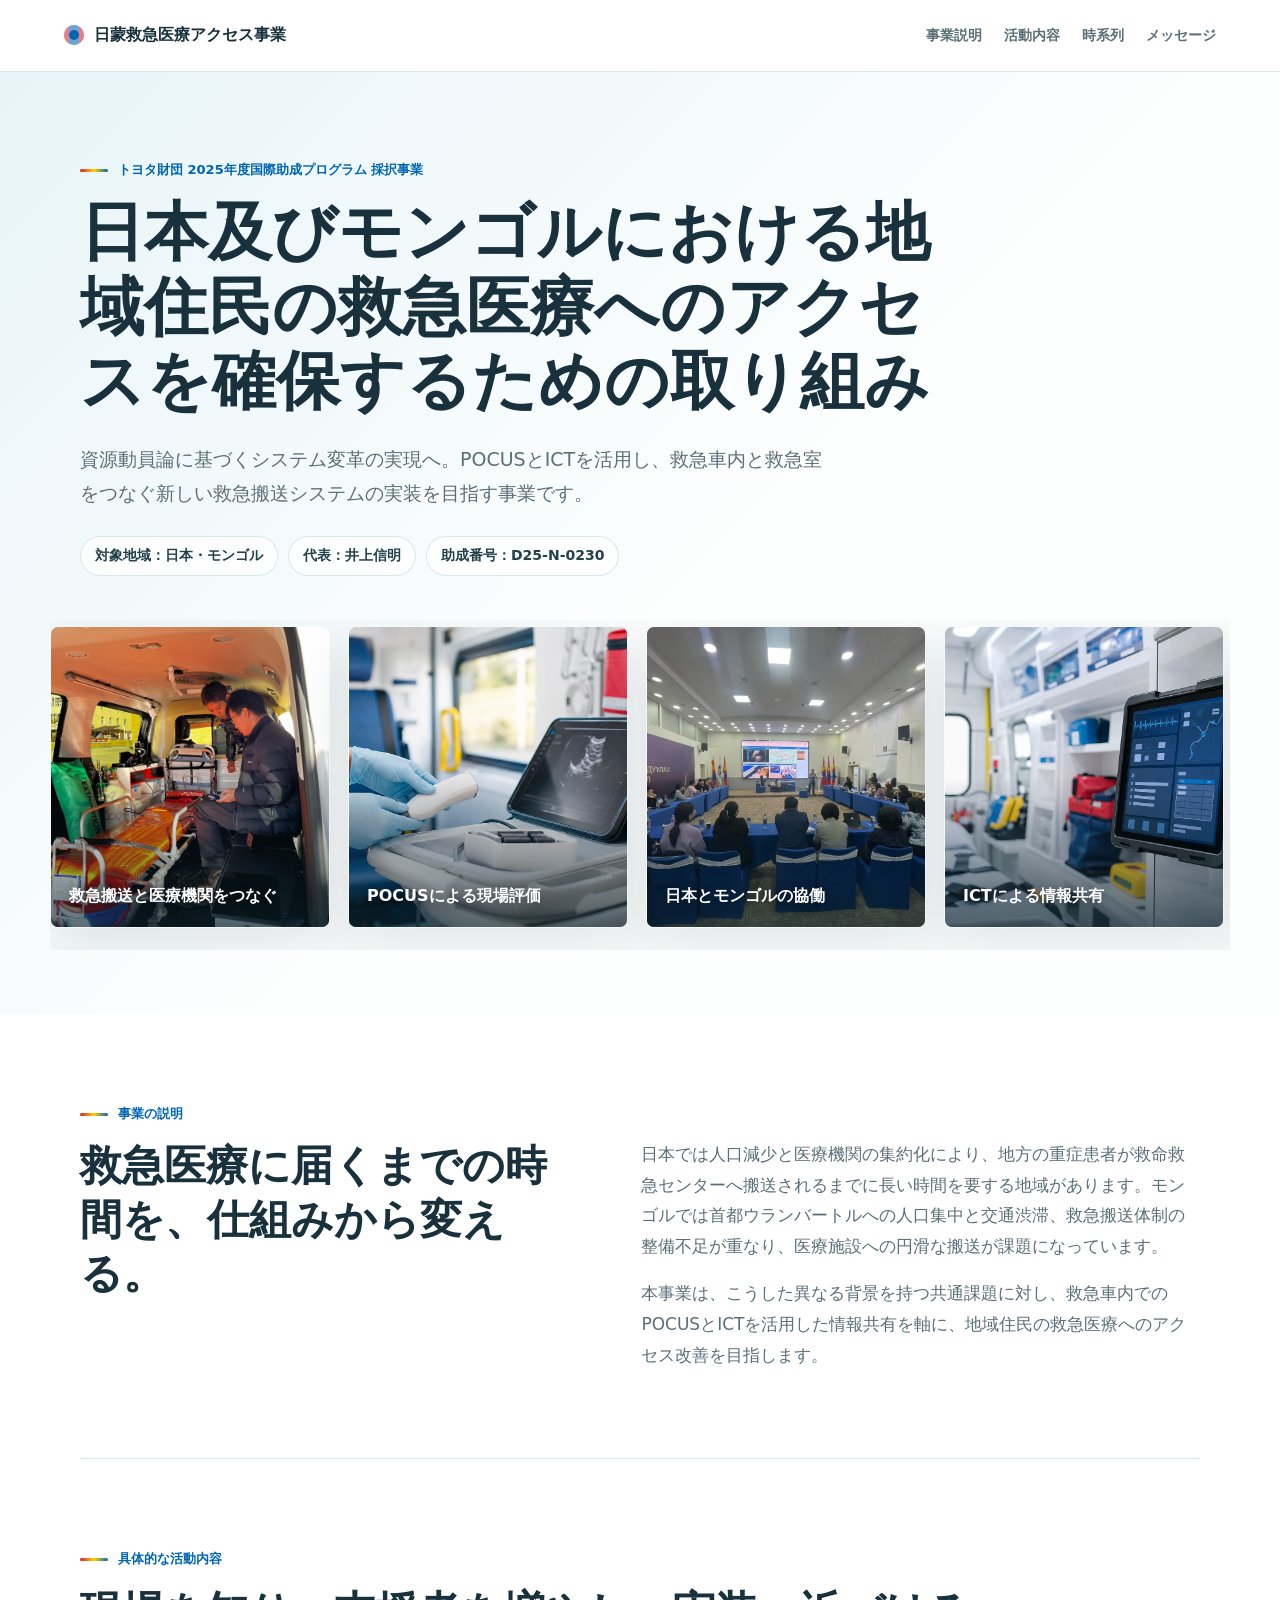
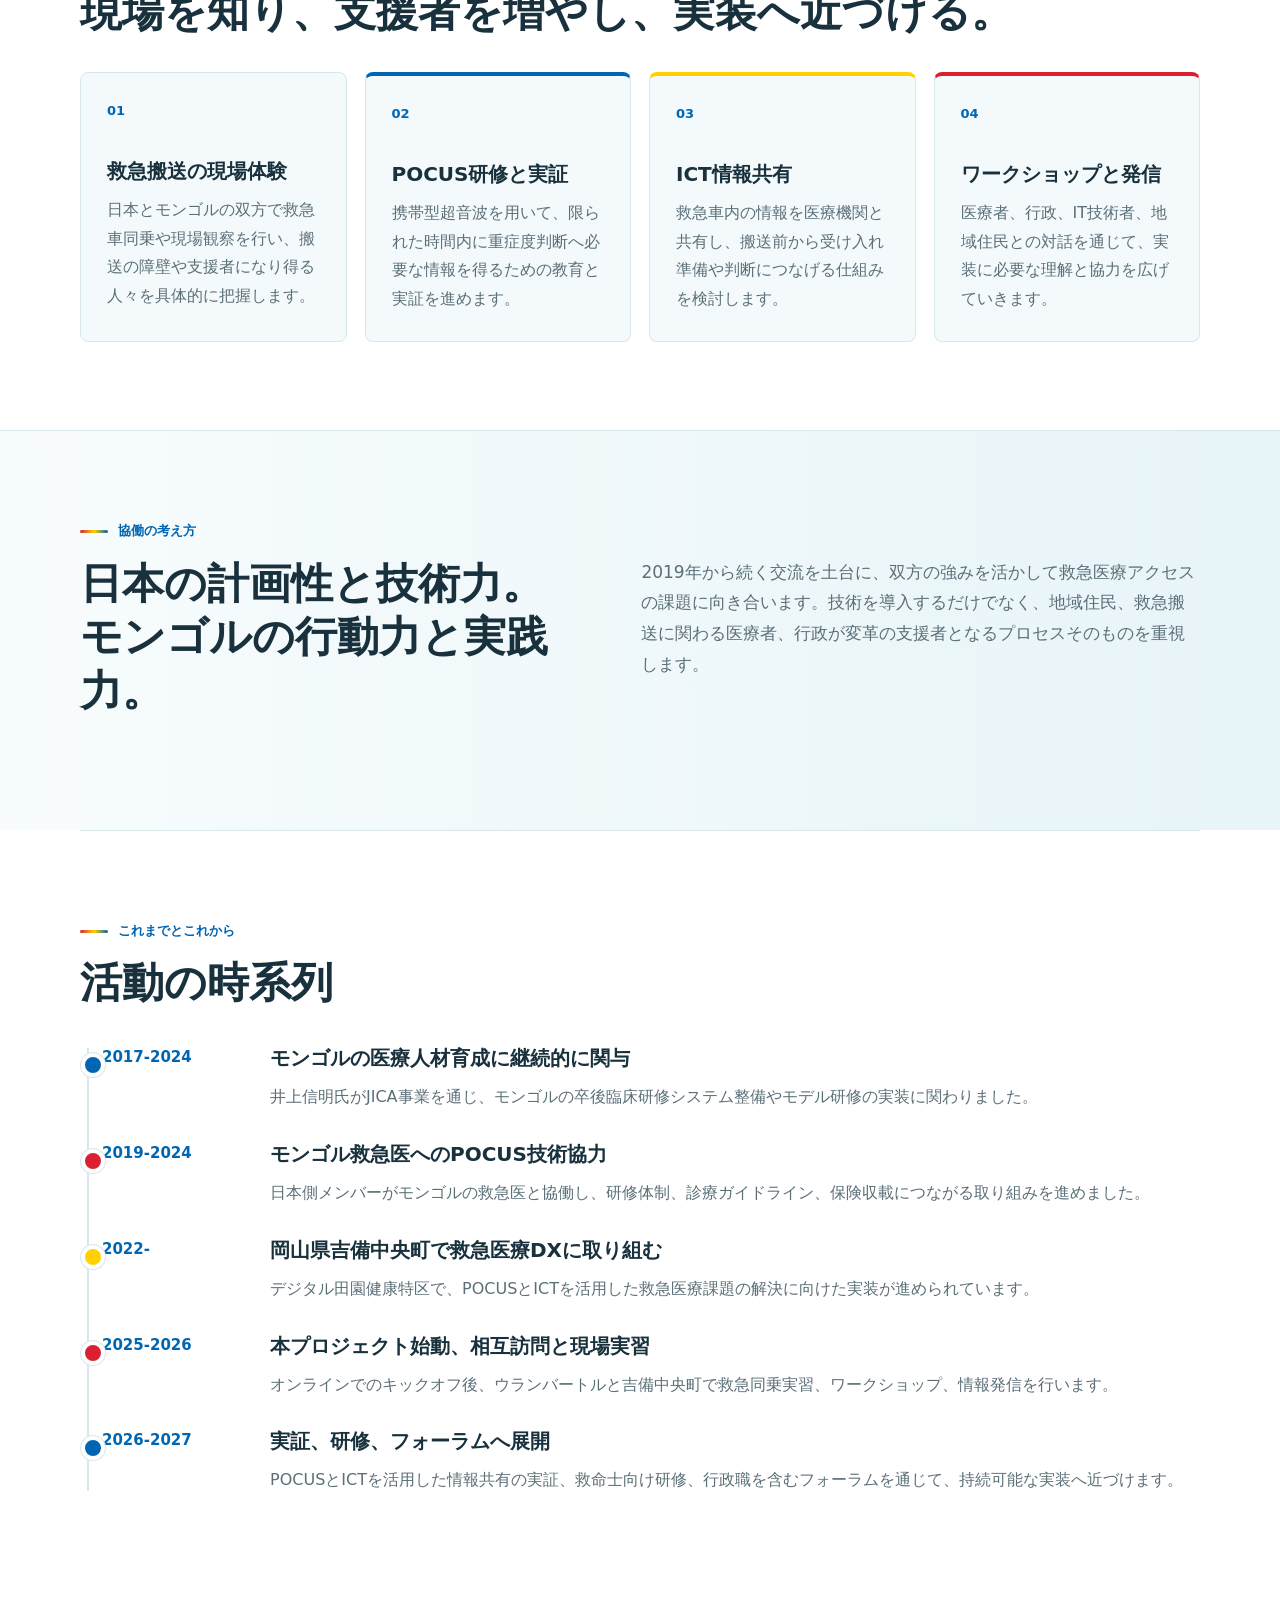
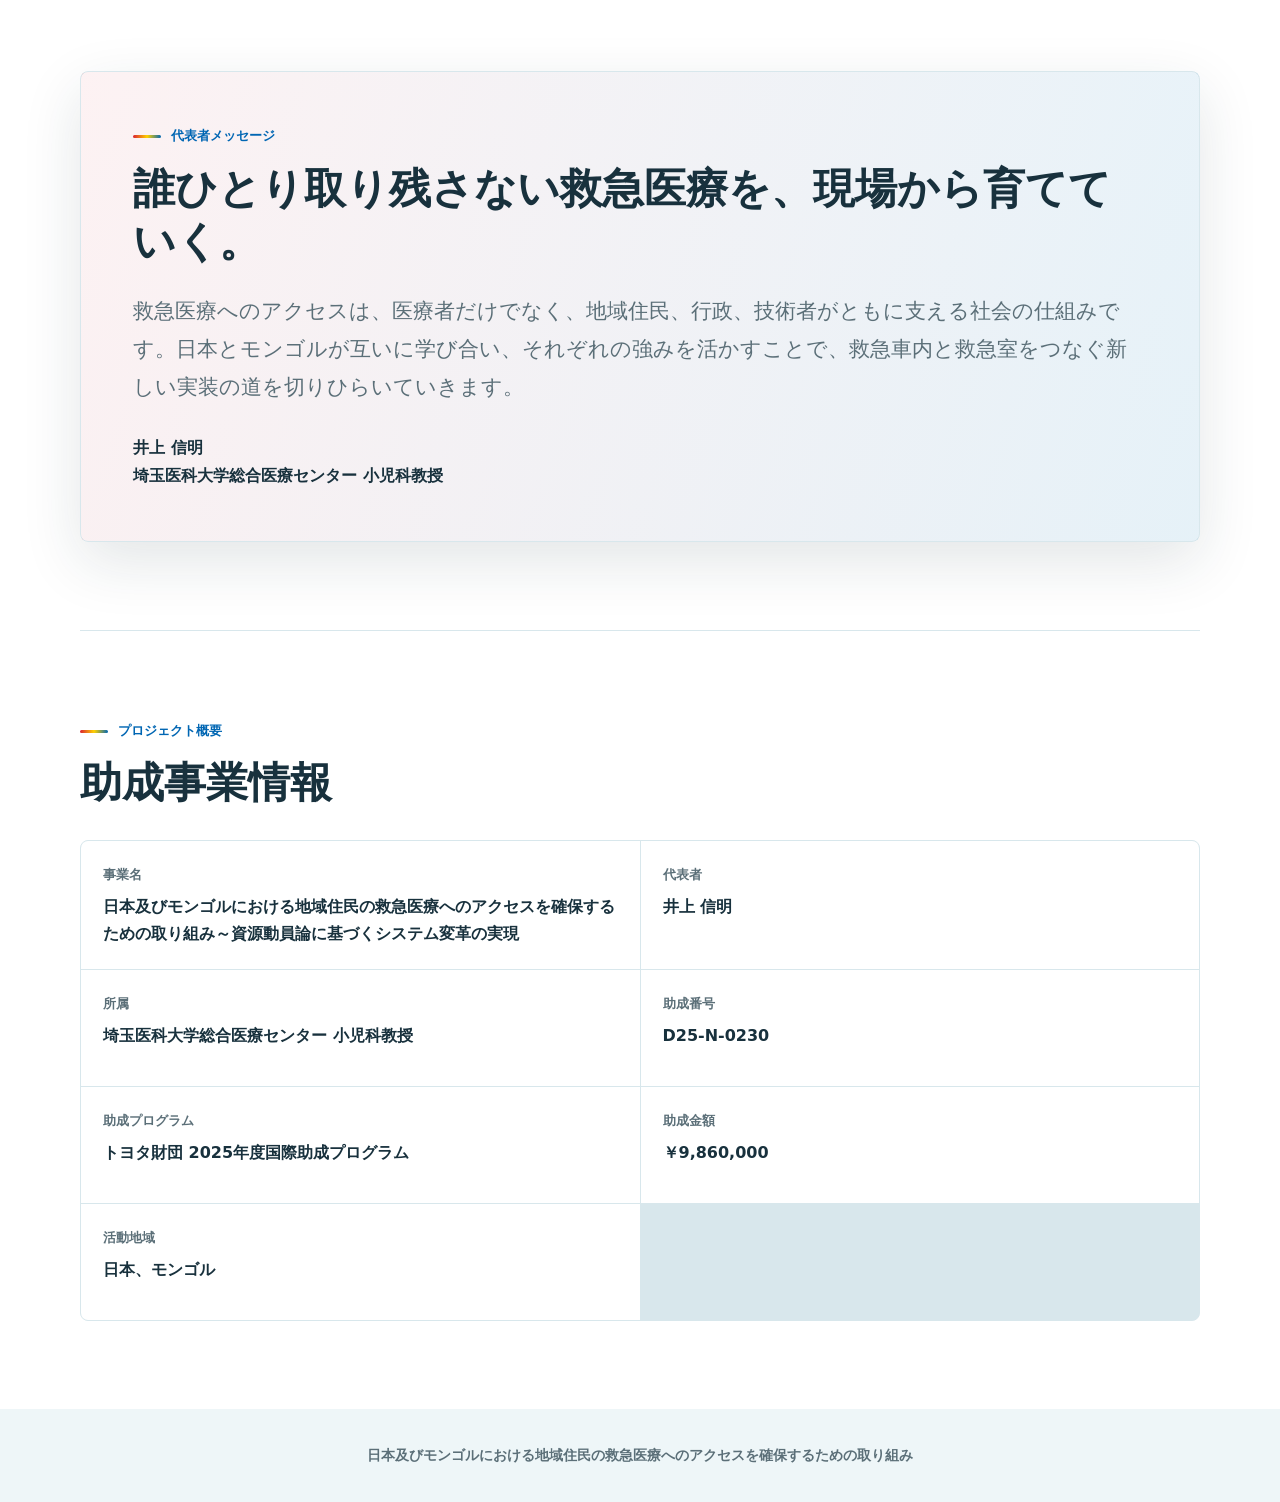
<file: index.html>
<!doctype html>
<html lang="ja">
  <head>
    <meta charset="utf-8" />
    <meta name="viewport" content="width=device-width, initial-scale=1" />
    <title data-cms="site.title">日本及びモンゴルにおける地域住民の救急医療へのアクセスを確保するための取り組み</title>
    <meta
      name="description"
      content="POCUSとICTを活用し、日本とモンゴルの救急医療アクセス改善を目指す国際協働事業の紹介ページです。"
    />
    <script src="https://identity.netlify.com/v1/netlify-identity-widget.js"></script>
    <link rel="stylesheet" href="styles.css" />
  </head>
  <body id="top">
    <header class="site-header" aria-label="サイトヘッダー">
      <a class="brand" href="#top" aria-label="トップへ戻る">
        <span class="brand-mark" aria-hidden="true"></span>
        <span>日蒙救急医療アクセス事業</span>
      </a>
      <nav class="site-nav" aria-label="ページ内ナビゲーション">
        <a href="#about">事業説明</a>
        <a href="#activities">活動内容</a>
        <a href="#timeline">時系列</a>
        <a href="#message">メッセージ</a>
      </nav>
    </header>

    <main>
      <section class="hero" aria-labelledby="hero-title">
        <div class="hero-inner">
          <p class="eyebrow" data-cms="hero.eyebrow">トヨタ財団 2025年度国際助成プログラム 採択事業</p>
          <h1 id="hero-title" data-cms="hero.title">日本及びモンゴルにおける地域住民の救急医療へのアクセスを確保するための取り組み</h1>
          <p class="hero-lead" data-cms="hero.lead">
            資源動員論に基づくシステム変革の実現へ。POCUSとICTを活用し、救急車内と救急室をつなぐ新しい救急搬送システムの実装を目指す事業です。
          </p>
          <div class="hero-facts" aria-label="事業概要" data-cms-facts>
            <span>対象地域：日本・モンゴル</span>
            <span>代表：井上信明</span>
            <span>助成番号：D25-N-0230</span>
          </div>
        </div>

        <div class="gallery-wrap" aria-label="事業イメージ画像">
          <div class="gallery" tabindex="0" aria-label="横スクロールできる画像ギャラリー" data-cms-gallery>
            <figure>
              <img src="assets/emergency-transport-real.jpg" alt="救急車内で搬送設備を確認する関係者の様子" />
              <figcaption>救急搬送と医療機関をつなぐ</figcaption>
            </figure>
            <figure>
              <img src="assets/pocus-equipment.png" alt="救急現場で使われる携帯型超音波機器のイメージ" />
              <figcaption>POCUSによる現場評価</figcaption>
            </figure>
            <figure>
              <img src="assets/japan-mongolia-workshop-real.jpg" alt="モンゴルで行われた医療関係者のワークショップの様子" />
              <figcaption>日本とモンゴルの協働</figcaption>
            </figure>
            <figure>
              <img src="assets/ict-ambulance.png" alt="救急車内のタブレットで情報共有するICTシステムのイメージ" />
              <figcaption>ICTによる情報共有</figcaption>
            </figure>
            <figure>
              <img src="assets/community-forum.png" alt="地域住民と医療者が参加する説明会のイメージ" />
              <figcaption>住民・医療者・行政の参加</figcaption>
            </figure>
          </div>
        </div>
      </section>

      <section class="section section-intro" id="about" aria-labelledby="about-title">
        <div class="section-kicker" data-cms="about.kicker">事業の説明</div>
        <div class="split">
          <div>
            <h2 id="about-title" data-cms="about.title">救急医療に届くまでの時間を、仕組みから変える。</h2>
          </div>
          <div class="copy" data-cms-list="about.body">
            <p>
              日本では人口減少と医療機関の集約化により、地方の重症患者が救命救急センターへ搬送されるまでに長い時間を要する地域があります。モンゴルでは首都ウランバートルへの人口集中と交通渋滞、救急搬送体制の整備不足が重なり、医療施設への円滑な搬送が課題になっています。
            </p>
            <p>
              本事業は、こうした異なる背景を持つ共通課題に対し、救急車内でのPOCUSとICTを活用した情報共有を軸に、地域住民の救急医療へのアクセス改善を目指します。
            </p>
          </div>
        </div>
      </section>

      <section class="section" id="activities" aria-labelledby="activities-title">
        <div class="section-kicker" data-cms="activities.kicker">具体的な活動内容</div>
        <h2 id="activities-title" data-cms="activities.title">現場を知り、支援者を増やし、実装へ近づける。</h2>
        <div class="activity-grid" data-cms-activities>
          <article class="activity">
            <span class="activity-number">01</span>
            <h3>救急搬送の現場体験</h3>
            <p>日本とモンゴルの双方で救急車同乗や現場観察を行い、搬送の障壁や支援者になり得る人々を具体的に把握します。</p>
          </article>
          <article class="activity">
            <span class="activity-number">02</span>
            <h3>POCUS研修と実証</h3>
            <p>携帯型超音波を用いて、限られた時間内に重症度判断へ必要な情報を得るための教育と実証を進めます。</p>
          </article>
          <article class="activity">
            <span class="activity-number">03</span>
            <h3>ICT情報共有</h3>
            <p>救急車内の情報を医療機関と共有し、搬送前から受け入れ準備や判断につなげる仕組みを検討します。</p>
          </article>
          <article class="activity">
            <span class="activity-number">04</span>
            <h3>ワークショップと発信</h3>
            <p>医療者、行政、IT技術者、地域住民との対話を通じて、実装に必要な理解と協力を広げていきます。</p>
          </article>
        </div>
      </section>

      <section class="section emphasis" aria-labelledby="approach-title">
        <div class="section-kicker" data-cms="approach.kicker">協働の考え方</div>
        <div class="split">
          <h2 id="approach-title" data-cms="approach.title">日本の計画性と技術力。モンゴルの行動力と実践力。</h2>
          <div class="copy" data-cms-list="approach.body">
            <p>
              2019年から続く交流を土台に、双方の強みを活かして救急医療アクセスの課題に向き合います。技術を導入するだけでなく、地域住民、救急搬送に関わる医療者、行政が変革の支援者となるプロセスそのものを重視します。
            </p>
          </div>
        </div>
      </section>

      <section class="section" id="timeline" aria-labelledby="timeline-title">
        <div class="section-kicker" data-cms="timeline.kicker">これまでとこれから</div>
        <h2 id="timeline-title" data-cms="timeline.title">活動の時系列</h2>
        <ol class="timeline" data-cms-timeline>
          <li>
            <time>2017-2024</time>
            <div>
              <h3>モンゴルの医療人材育成に継続的に関与</h3>
              <p>井上信明氏がJICA事業を通じ、モンゴルの卒後臨床研修システム整備やモデル研修の実装に関わりました。</p>
            </div>
          </li>
          <li>
            <time>2019-2024</time>
            <div>
              <h3>モンゴル救急医へのPOCUS技術協力</h3>
              <p>日本側メンバーがモンゴルの救急医と協働し、研修体制、診療ガイドライン、保険収載につながる取り組みを進めました。</p>
            </div>
          </li>
          <li>
            <time>2022-</time>
            <div>
              <h3>岡山県吉備中央町で救急医療DXに取り組む</h3>
              <p>デジタル田園健康特区で、POCUSとICTを活用した救急医療課題の解決に向けた実装が進められています。</p>
            </div>
          </li>
          <li>
            <time>2025-2026</time>
            <div>
              <h3>本プロジェクト始動、相互訪問と現場実習</h3>
              <p>オンラインでのキックオフ後、ウランバートルと吉備中央町で救急同乗実習、ワークショップ、情報発信を行います。</p>
            </div>
          </li>
          <li>
            <time>2026-2027</time>
            <div>
              <h3>実証、研修、フォーラムへ展開</h3>
              <p>POCUSとICTを活用した情報共有の実証、救命士向け研修、行政職を含むフォーラムを通じて、持続可能な実装へ近づけます。</p>
            </div>
          </li>
        </ol>
      </section>

      <section class="section message-section" id="message" aria-labelledby="message-title">
        <div class="message-panel">
          <div class="section-kicker" data-cms="message.kicker">代表者メッセージ</div>
          <h2 id="message-title" data-cms="message.title">誰ひとり取り残さない救急医療を、現場から育てていく。</h2>
          <blockquote>
            <p data-cms="message.body">
              救急医療へのアクセスは、医療者だけでなく、地域住民、行政、技術者がともに支える社会の仕組みです。日本とモンゴルが互いに学び合い、それぞれの強みを活かすことで、救急車内と救急室をつなぐ新しい実装の道を切りひらいていきます。
            </p>
          </blockquote>
          <p class="signature" data-cms-signature>井上 信明<br />埼玉医科大学総合医療センター 小児科教授</p>
        </div>
      </section>

      <section class="section project-summary" aria-labelledby="summary-title">
        <div class="section-kicker" data-cms="summary.kicker">プロジェクト概要</div>
        <h2 id="summary-title" data-cms="summary.title">助成事業情報</h2>
        <dl data-cms-summary>
          <div>
            <dt>事業名</dt>
            <dd>日本及びモンゴルにおける地域住民の救急医療へのアクセスを確保するための取り組み～資源動員論に基づくシステム変革の実現</dd>
          </div>
          <div>
            <dt>代表者</dt>
            <dd>井上 信明</dd>
          </div>
          <div>
            <dt>所属</dt>
            <dd>埼玉医科大学総合医療センター 小児科教授</dd>
          </div>
          <div>
            <dt>助成番号</dt>
            <dd>D25-N-0230</dd>
          </div>
          <div>
            <dt>助成プログラム</dt>
            <dd>トヨタ財団 2025年度国際助成プログラム</dd>
          </div>
          <div>
            <dt>助成金額</dt>
            <dd>￥9,860,000</dd>
          </div>
          <div>
            <dt>活動地域</dt>
            <dd>日本、モンゴル</dd>
          </div>
        </dl>
      </section>
    </main>

    <footer class="site-footer">
      <p data-cms="site.footer">日本及びモンゴルにおける地域住民の救急医療へのアクセスを確保するための取り組み</p>
    </footer>

    <button class="back-to-top" type="button" aria-label="トップへ戻る">↑</button>
    <script src="script.js"></script>
    <script>
      if (window.netlifyIdentity) {
        window.netlifyIdentity.on("init", function (user) {
          if (!user) {
            window.netlifyIdentity.on("login", function () {
              document.location.href = "/admin/";
            });
          }
        });
        window.netlifyIdentity.init();
      }
    </script>
  </body>
</html>
</file>
<file: styles.css>
:root {
  --ink: #18313d;
  --muted: #5b6f78;
  --line: #d8e7ec;
  --paper: #ffffff;
  --soft: #f4fafc;
  --soft-blue: #e7f4f8;
  --mongol-blue: #0066b3;
  --mongol-red: #da2031;
  --mongol-yellow: #ffd100;
  --shadow: 0 20px 60px rgba(24, 49, 61, 0.12);
}

* {
  box-sizing: border-box;
}

html {
  scroll-behavior: smooth;
}

body {
  margin: 0;
  color: var(--ink);
  background: var(--paper);
  font-family: "Yu Gothic", "Hiragino Kaku Gothic ProN", Meiryo, system-ui, sans-serif;
  line-height: 1.8;
}

img {
  display: block;
  max-width: 100%;
}

a {
  color: inherit;
  text-decoration: none;
}

.site-header {
  position: sticky;
  top: 0;
  z-index: 10;
  display: flex;
  align-items: center;
  justify-content: space-between;
  min-height: 72px;
  padding: 0 5vw;
  background: rgba(255, 255, 255, 0.9);
  border-bottom: 1px solid rgba(216, 231, 236, 0.85);
  backdrop-filter: blur(18px);
}

.brand,
.site-nav {
  display: flex;
  align-items: center;
}

.brand {
  gap: 10px;
  font-weight: 700;
  letter-spacing: 0;
}

.brand-mark {
  width: 20px;
  height: 20px;
  border-radius: 50%;
  background:
    linear-gradient(90deg, var(--mongol-red) 0 27%, var(--mongol-blue) 27% 73%, var(--mongol-red) 73%),
    var(--mongol-blue);
  box-shadow: inset 0 0 0 5px rgba(255, 255, 255, 0.42);
}

.site-nav {
  gap: 22px;
  color: var(--muted);
  font-size: 14px;
  font-weight: 700;
}

.site-nav a {
  padding: 8px 0;
}

.site-nav a:hover {
  color: var(--mongol-blue);
}

.hero {
  overflow: hidden;
  padding: 86px 0 64px;
  background:
    linear-gradient(135deg, rgba(231, 244, 248, 0.95), rgba(255, 255, 255, 0.78) 54%),
    var(--soft);
}

.hero-inner,
.section {
  width: min(1120px, calc(100% - 40px));
  margin: 0 auto;
}

.eyebrow,
.section-kicker {
  margin: 0 0 14px;
  color: var(--mongol-blue);
  font-size: 13px;
  font-weight: 800;
}

.eyebrow::before,
.section-kicker::before {
  display: inline-block;
  width: 28px;
  height: 3px;
  margin-right: 10px;
  vertical-align: middle;
  background: linear-gradient(90deg, var(--mongol-red), var(--mongol-yellow), var(--mongol-blue));
  border-radius: 999px;
  content: "";
}

h1,
h2,
h3,
p {
  margin-top: 0;
}

h1 {
  max-width: 850px;
  margin-bottom: 24px;
  font-size: 64px;
  line-height: 1.16;
  letter-spacing: 0;
}

h2 {
  margin-bottom: 24px;
  font-size: 42px;
  line-height: 1.28;
  letter-spacing: 0;
}

h3 {
  margin-bottom: 10px;
  font-size: 20px;
  line-height: 1.45;
}

.hero-lead {
  max-width: 760px;
  margin-bottom: 26px;
  color: var(--muted);
  font-size: 19px;
}

.hero-facts {
  display: flex;
  flex-wrap: wrap;
  gap: 10px;
  margin-bottom: 44px;
}

.hero-facts span {
  display: inline-flex;
  align-items: center;
  min-height: 36px;
  padding: 6px 14px;
  color: #23414b;
  background: rgba(255, 255, 255, 0.78);
  border: 1px solid rgba(216, 231, 236, 0.95);
  border-radius: 999px;
  font-size: 14px;
  font-weight: 700;
}

.gallery-wrap {
  width: min(1180px, calc(100% - 24px));
  margin: 0 auto;
}

.gallery {
  display: grid;
  grid-auto-columns: minmax(280px, 520px);
  grid-auto-flow: column;
  gap: 18px;
  overflow-x: auto;
  padding: 6px 0 22px;
  scroll-snap-type: x mandatory;
  scrollbar-color: var(--mongol-blue) rgba(255, 255, 255, 0.7);
}

.gallery figure {
  position: relative;
  min-height: 300px;
  margin: 0;
  overflow: hidden;
  background: #dcebf0;
  border: 1px solid rgba(255, 255, 255, 0.72);
  border-radius: 8px;
  box-shadow: var(--shadow);
  scroll-snap-align: start;
}

.gallery figure::before {
  position: absolute;
  inset: 0;
  background: linear-gradient(180deg, transparent 50%, rgba(12, 35, 45, 0.66));
  content: "";
}

.gallery img {
  width: 100%;
  height: 100%;
  min-height: 300px;
  object-fit: cover;
}

.gallery figcaption {
  position: absolute;
  right: 18px;
  bottom: 16px;
  left: 18px;
  color: #fff;
  font-weight: 800;
  text-shadow: 0 2px 12px rgba(0, 0, 0, 0.35);
}

.section {
  padding: 88px 0;
  border-top: 1px solid var(--line);
}

.section-intro {
  border-top: 0;
}

.split {
  display: grid;
  grid-template-columns: minmax(0, 0.95fr) minmax(0, 1.05fr);
  gap: 56px;
  align-items: start;
}

.copy {
  color: var(--muted);
  font-size: 17px;
}

.copy p:last-child {
  margin-bottom: 0;
}

.activity-grid {
  display: grid;
  grid-template-columns: repeat(4, minmax(0, 1fr));
  gap: 18px;
  margin-top: 34px;
}

.activity {
  min-height: 270px;
  padding: 26px;
  background: var(--soft);
  border: 1px solid var(--line);
  border-radius: 8px;
}

.activity:nth-child(2) {
  border-top: 4px solid var(--mongol-blue);
}

.activity:nth-child(3) {
  border-top: 4px solid var(--mongol-yellow);
}

.activity:nth-child(4) {
  border-top: 4px solid var(--mongol-red);
}

.activity-number {
  display: block;
  margin-bottom: 34px;
  color: var(--mongol-blue);
  font-size: 13px;
  font-weight: 900;
}

.activity p {
  margin-bottom: 0;
  color: var(--muted);
}

.emphasis {
  width: 100%;
  max-width: none;
  padding-right: max(20px, calc((100vw - 1120px) / 2));
  padding-left: max(20px, calc((100vw - 1120px) / 2));
  background: linear-gradient(90deg, #f8fcfd, var(--soft-blue));
}

.timeline {
  position: relative;
  display: grid;
  gap: 28px;
  margin: 34px 0 0;
  padding: 0 0 0 22px;
  list-style: none;
}

.timeline::before {
  position: absolute;
  top: 4px;
  bottom: 4px;
  left: 7px;
  width: 2px;
  background: var(--line);
  content: "";
}

.timeline li {
  position: relative;
  display: grid;
  grid-template-columns: 140px minmax(0, 1fr);
  gap: 28px;
}

.timeline li::before {
  position: absolute;
  top: 9px;
  left: -21px;
  width: 16px;
  height: 16px;
  background: var(--mongol-blue);
  border: 4px solid #fff;
  border-radius: 50%;
  box-shadow: 0 0 0 1px var(--line);
  content: "";
}

.timeline li:nth-child(2n)::before {
  background: var(--mongol-red);
}

.timeline li:nth-child(3n)::before {
  background: var(--mongol-yellow);
}

.timeline time {
  color: var(--mongol-blue);
  font-size: 15px;
  font-weight: 900;
}

.timeline p {
  margin-bottom: 0;
  color: var(--muted);
}

.message-section {
  border-top: 0;
}

.message-panel {
  padding: 52px;
  background:
    linear-gradient(135deg, rgba(255, 255, 255, 0.94), rgba(244, 250, 252, 0.94)),
    linear-gradient(90deg, var(--mongol-red), var(--mongol-blue));
  border: 1px solid var(--line);
  border-radius: 8px;
  box-shadow: var(--shadow);
}

blockquote {
  margin: 0;
  color: var(--muted);
  font-size: 21px;
}

.signature {
  margin: 28px 0 0;
  font-weight: 800;
  line-height: 1.7;
}

.project-summary dl {
  display: grid;
  grid-template-columns: repeat(2, minmax(0, 1fr));
  gap: 1px;
  overflow: hidden;
  margin: 30px 0 0;
  background: var(--line);
  border: 1px solid var(--line);
  border-radius: 8px;
}

.project-summary dl div {
  min-height: 116px;
  padding: 22px;
  background: #fff;
}

dt {
  margin-bottom: 8px;
  color: var(--muted);
  font-size: 13px;
  font-weight: 800;
}

dd {
  margin: 0;
  font-weight: 800;
  line-height: 1.65;
}

.site-footer {
  padding: 34px 5vw;
  color: var(--muted);
  background: #eef6f8;
  text-align: center;
}

.site-footer p {
  margin: 0;
  font-size: 14px;
  font-weight: 700;
}

.back-to-top {
  position: fixed;
  right: 22px;
  bottom: 22px;
  z-index: 20;
  display: grid;
  place-items: center;
  width: 46px;
  height: 46px;
  color: #fff;
  background: var(--mongol-blue);
  border: 0;
  border-radius: 50%;
  box-shadow: 0 12px 28px rgba(0, 102, 179, 0.3);
  cursor: pointer;
  opacity: 0;
  transform: translateY(12px);
  transition: opacity 180ms ease, transform 180ms ease;
}

.back-to-top.is-visible {
  opacity: 1;
  transform: translateY(0);
}

.back-to-top:hover {
  background: #004f8a;
}

@media (max-width: 920px) {
  .site-header {
    align-items: flex-start;
    flex-direction: column;
    gap: 8px;
    padding-top: 14px;
    padding-bottom: 12px;
  }

  .site-nav {
    width: 100%;
    gap: 14px;
    overflow-x: auto;
    white-space: nowrap;
  }

  .split,
  .timeline li,
  .project-summary dl {
    grid-template-columns: 1fr;
  }

  .activity-grid {
    grid-template-columns: repeat(2, minmax(0, 1fr));
  }

  h1 {
    font-size: 52px;
  }

  h2 {
    font-size: 36px;
  }

  .message-panel {
    padding: 40px;
  }
}

@media (max-width: 640px) {
  .hero {
    padding-top: 54px;
  }

  .hero-inner,
  .section {
    width: min(100% - 28px, 1120px);
  }

  h1 {
    font-size: 38px;
  }

  h2 {
    font-size: 28px;
  }

  .hero-lead,
  .copy {
    font-size: 16px;
  }

  .gallery {
    grid-auto-columns: minmax(260px, 84vw);
  }

  .gallery figure,
  .gallery img {
    min-height: 240px;
  }

  .section {
    padding: 64px 0;
  }

  .activity-grid {
    grid-template-columns: 1fr;
  }

  .activity {
    min-height: 0;
  }

  .message-panel {
    padding: 28px;
  }

  blockquote {
    font-size: 18px;
  }

  .timeline {
    padding-left: 18px;
  }

  .timeline li {
    gap: 8px;
  }

  .timeline li::before {
    left: -19px;
  }

  .back-to-top {
    right: 14px;
    bottom: 14px;
  }
}
</file>
